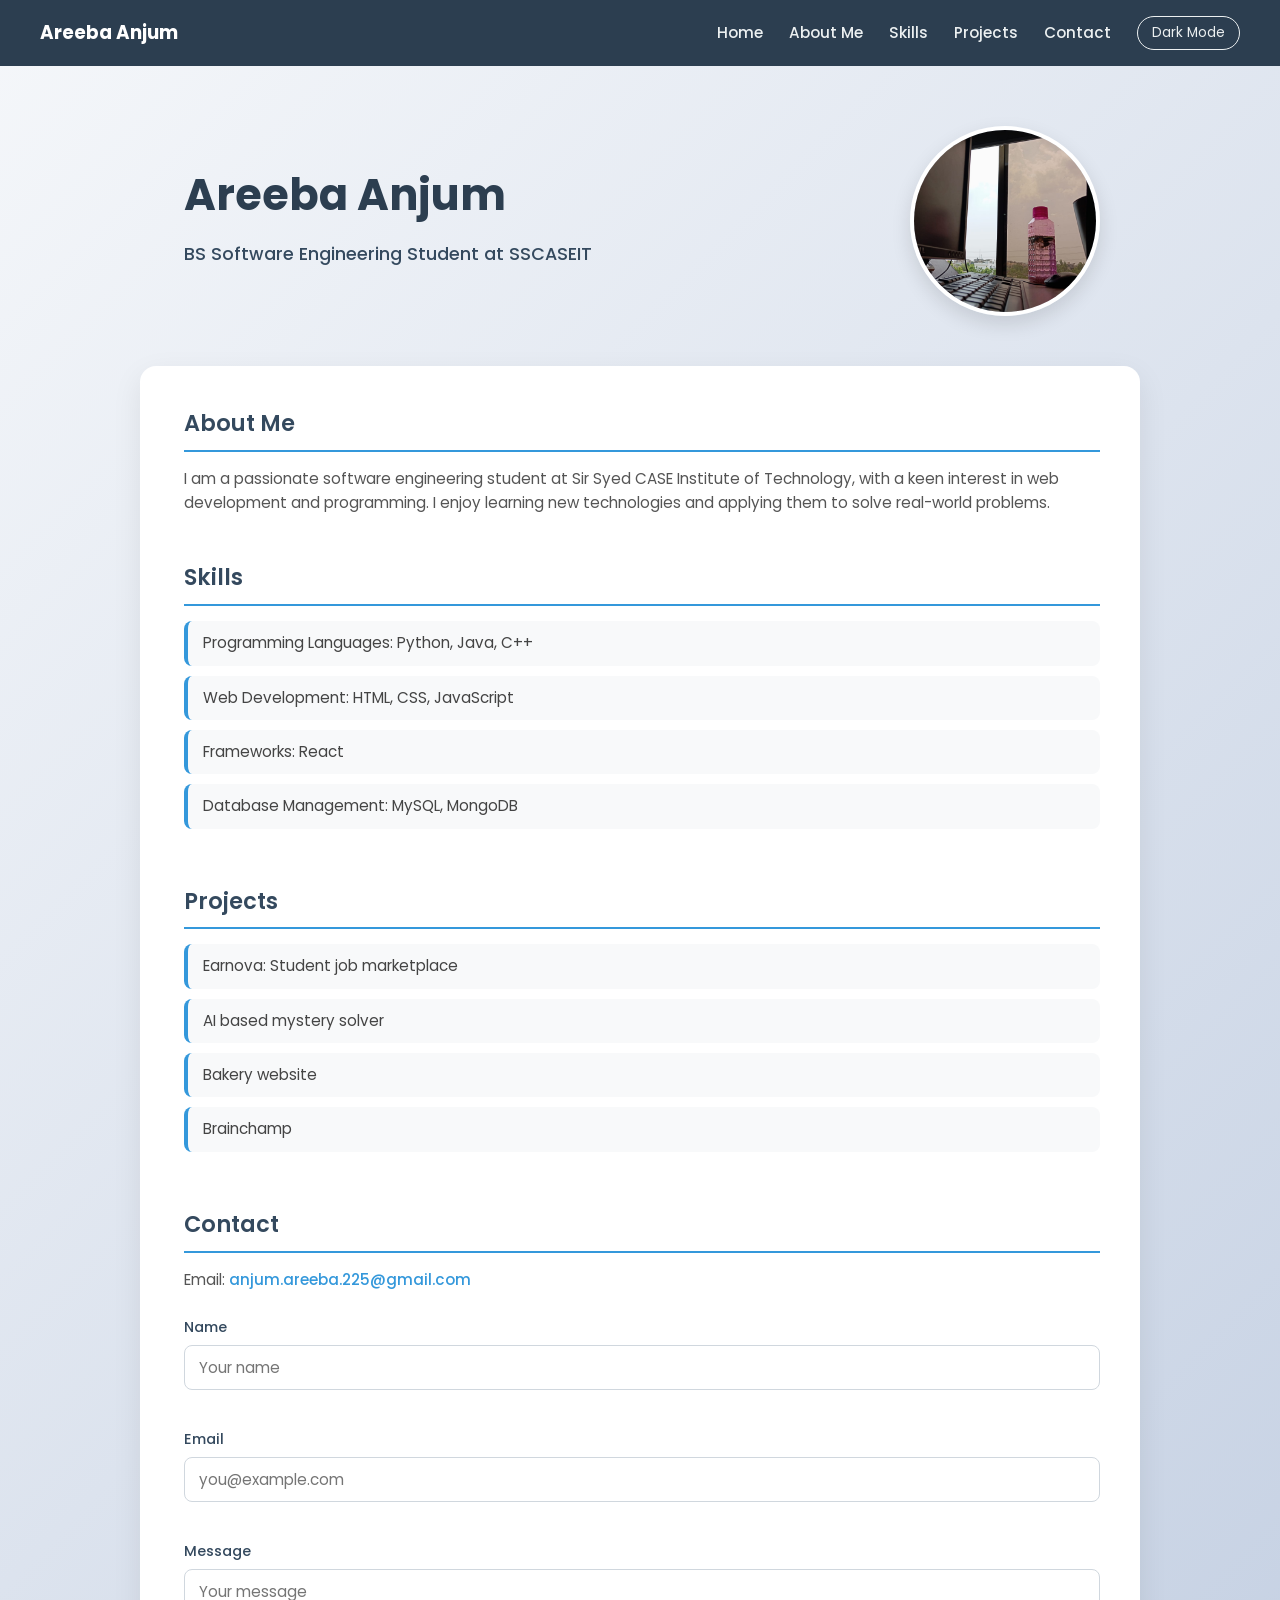
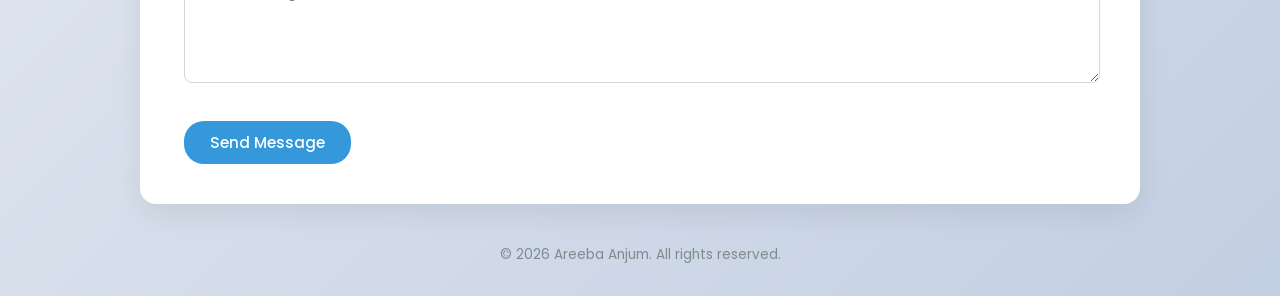
<file: index.html>
<!DOCTYPE html>
<html>
    <head>
        <meta charset="UTF-8">
        <meta name="viewport" content="width=device-width, initial-scale=1.0">
        <title>About Me</title>
        <link rel="stylesheet" href="about-me.css">
    </head>

    <body>
        <nav>
            <p class="logo">Areeba Anjum</p>
            <div class="nav-right">
                <ul class="nav-links">
                    <li><a href="#home">Home</a></li>
                    <li><a href="#about">About Me</a></li>
                    <li><a href="#skills">Skills</a></li>
                    <li><a href="#projects">Projects</a></li>
                    <li><a href="#contact">Contact</a></li>
                </ul>
                <button id="theme-toggle" class="theme-toggle-btn">Dark Mode</button>
            </div>
        </nav>

        <section id="home" class="hero">
            <div class="header-text">
                <h1>Areeba Anjum</h1>
                <p class="subtitle">BS Software Engineering Student at SSCASEIT</p>
            </div>
            <img src="profile-picture.jpeg" alt="Areeba Anjum" width="200" class="profile-img">
        </section>
        
        <div class="container">
            <section id="about">
                <h2>About Me</h2>
                <p>I am a passionate software engineering student at Sir Syed CASE Institute of Technology, with a keen interest in web development and programming. I enjoy learning new technologies and applying them to solve real-world problems.</p>
            </section>

            <section id="skills">
                <h2>Skills</h2>
                <ul>
                    <li>Programming Languages: Python, Java, C++</li>
                    <li>Web Development: HTML, CSS, JavaScript</li>
                    <li>Frameworks: React</li>
                    <li>Database Management: MySQL, MongoDB</li>
                </ul>
            </section>

            <section id="projects">
                <h2>Projects</h2>
                <ul>
                    <li>Earnova: Student job marketplace</li>
                    <li>AI based mystery solver</li>
                    <li>Bakery website</li>
                    <li>Brainchamp</li>
                </ul>
            </section>

            <section id="contact">
                <h2>Contact</h2>
                <p>Email: <a href="mailto:anjum.areeba.225@gmail.com">anjum.areeba.225@gmail.com</a></p>
                <form id="contactForm">
                    <div class="form-group">
                        <label for="nameInput">Name</label>
                        <input type="text" id="nameInput" name="name" placeholder="Your name">
                        <span class="error-msg" id="nameError"></span>
                    </div>

                    <div class="form-group">
                        <label for="emailInput">Email</label>
                        <input type="text" id="emailInput" name="email" placeholder="you@example.com">
                        <span class="error-msg" id="emailError"></span>
                    </div>

                    <div class="form-group">
                        <label for="messageInput">Message</label>
                        <textarea id="messageInput" name="message" rows="4" placeholder="Your message"></textarea>
                        <span class="error-msg" id="messageError"></span>
                    </div>

                    <button type="submit" class="submit-btn">Send Message</button>
                    <p class="success-msg" id="formSuccess">Message sent successfully!</p>
                </form>
            </section>
        </div>

        <footer>
            <p>&copy; 2026 Areeba Anjum. All rights reserved.</p>
        </footer>

        <script>
            //Theme toggle functionality
            const themeToggleBtn = document.getElementById('theme-toggle');
            const body = document.body;

            themeToggleBtn.addEventListener('click', () => {
                body.classList.toggle('dark-mode');
                if (body.classList.contains('dark-mode')) {
                    themeToggleBtn.textContent = 'Light Mode';
                } else {
                    themeToggleBtn.textContent = 'Dark Mode';
                }
            });


            // Form validation
            const contactForm = document.getElementById("contactForm");
            const nameInput = document.getElementById("nameInput");
            const emailInput = document.getElementById("emailInput");
            const messageInput = document.getElementById("messageInput");
            const nameError = document.getElementById("nameError");
            const emailError = document.getElementById("emailError");
            const messageError = document.getElementById("messageError");
            const formSuccess = document.getElementById("formSuccess");

            const emailPattern = /^[^\s@]+@[^\s@]+\.[^\s@]+$/;

            contactForm.addEventListener("submit", (e) => {
                e.preventDefault();

                let isValid = true;
                formSuccess.classList.remove("show");

                // Name validation
                if (nameInput.value.trim() === "") {
                    nameError.textContent = "Name is required.";
                    nameInput.classList.add("invalid");
                    isValid = false;
                } else {
                    nameError.textContent = "";
                    nameInput.classList.remove("invalid");
                }

                // Email validation
                if (emailInput.value.trim() === "") {
                    emailError.textContent = "Email is required.";
                    emailInput.classList.add("invalid");
                    isValid = false;
                } else if (!emailPattern.test(emailInput.value.trim())) {
                    emailError.textContent = "Please enter a valid email address.";
                    emailInput.classList.add("invalid");
                    isValid = false;
                } else {
                    emailError.textContent = "";
                    emailInput.classList.remove("invalid");
                }

                // Message validation
                if (messageInput.value.trim() === "") {
                    messageError.textContent = "Message is required.";
                    messageInput.classList.add("invalid");
                    isValid = false;
                } else {
                    messageError.textContent = "";
                    messageInput.classList.remove("invalid");
                }

                if (isValid) {
                    formSuccess.classList.add("show");
                    contactForm.reset();
                }
            });
        </script>
    </body>
</html>
</file>
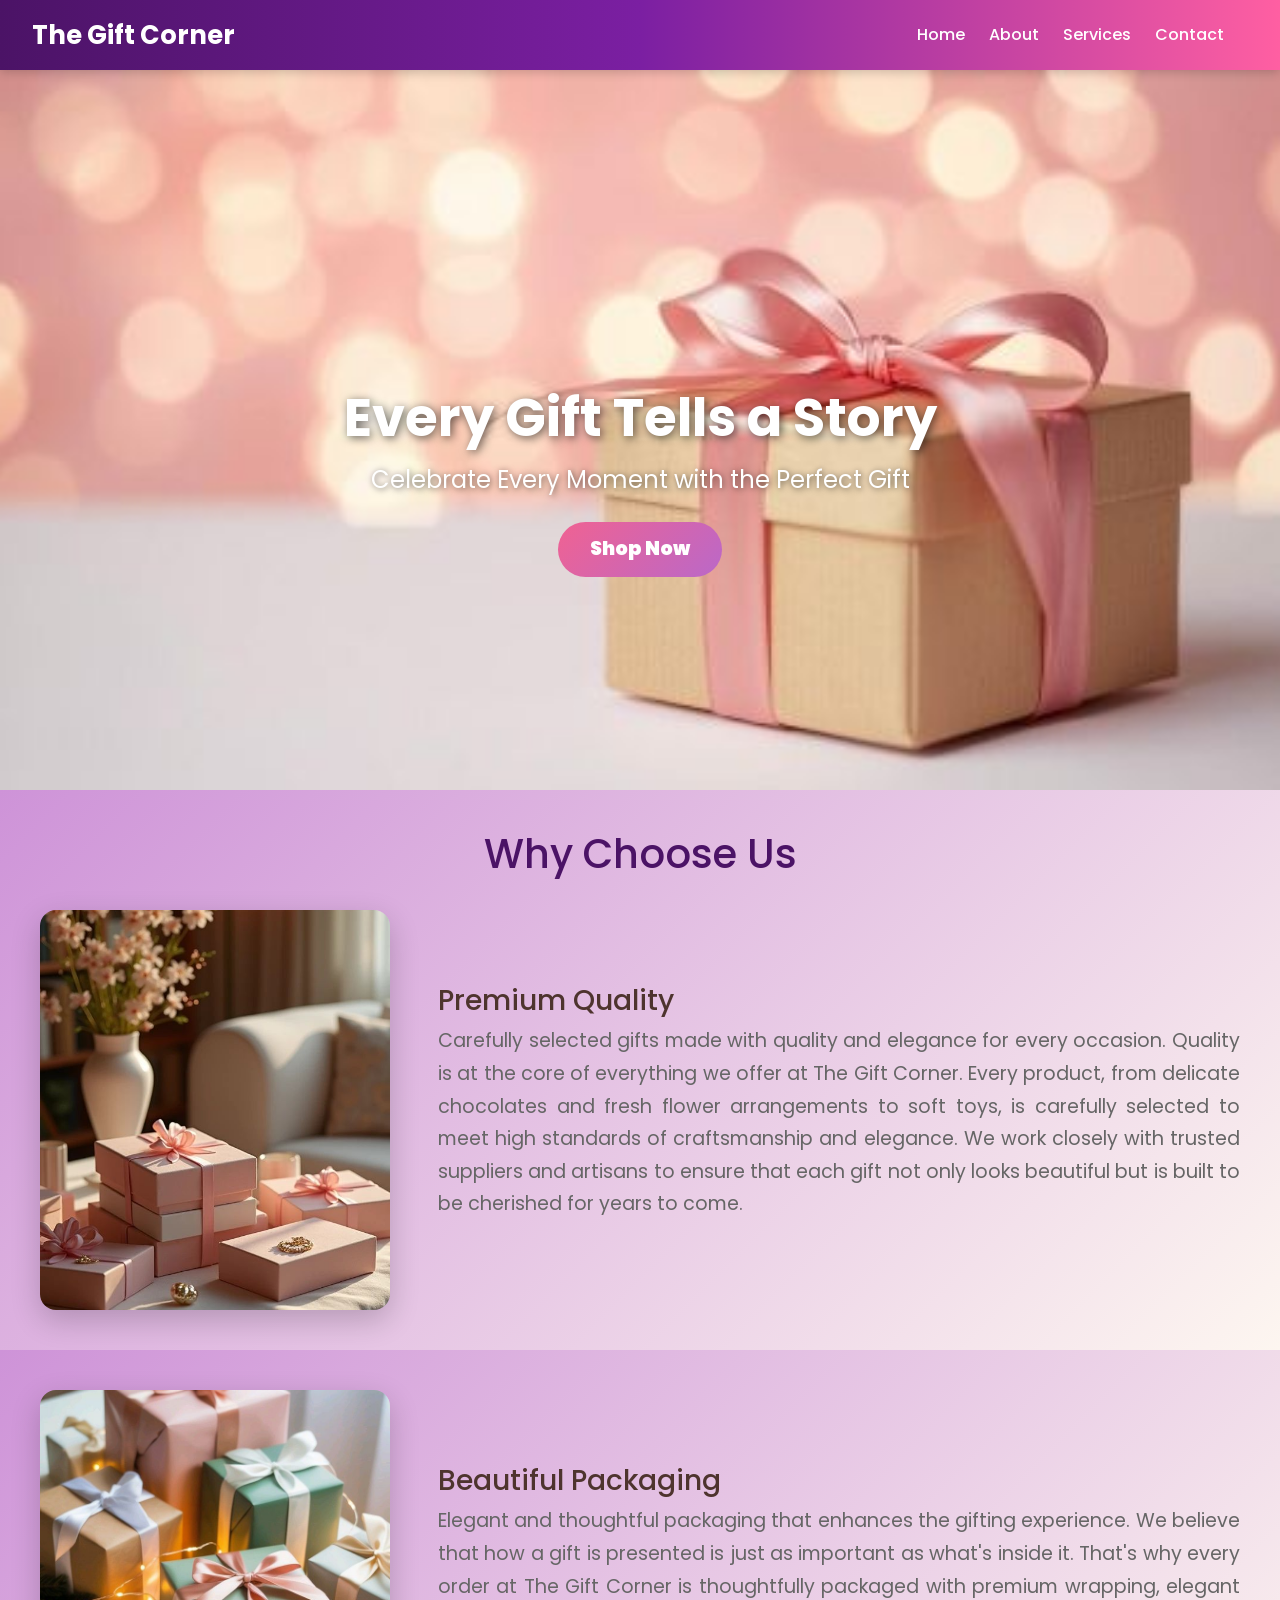
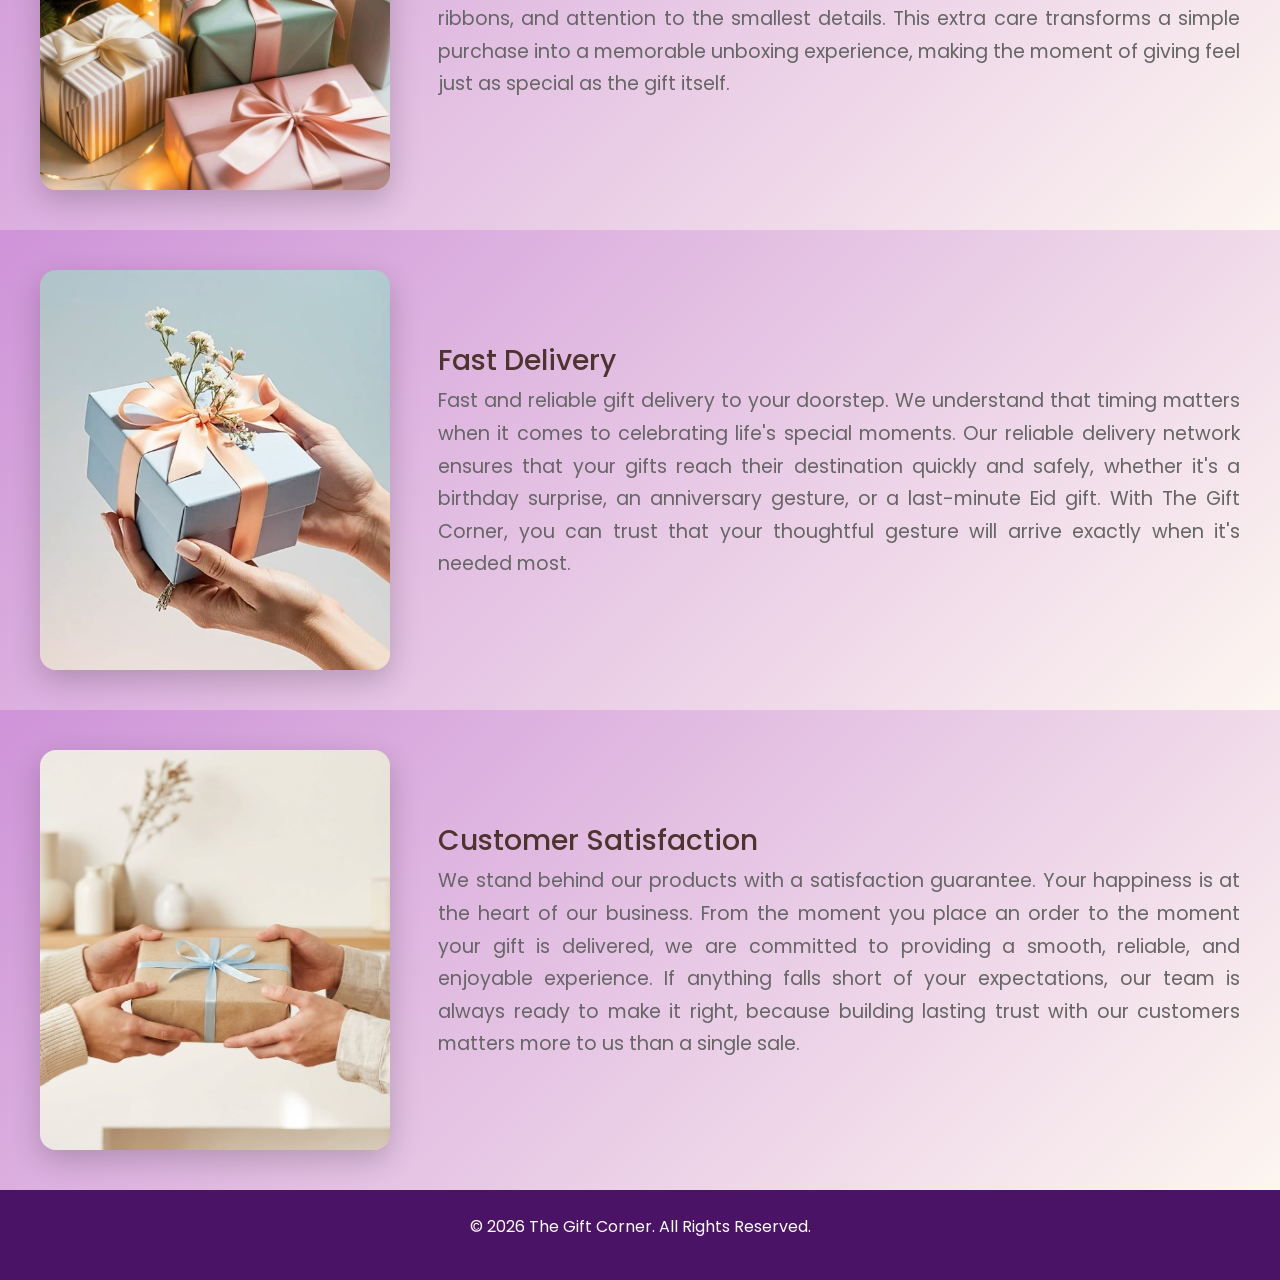
<file: task7/index.html>
<!DOCTYPE html>
<html lang="en">
<head>
<meta charset="UTF-8">
<meta name="viewport" content="width=device-width, initial-scale=1.0">
<title>The Gift Corner</title>
<link rel="icon" href="favicon.ico">
<link href="https://fonts.googleapis.com/css2?family=Poppins:wght@300;400;600&display=swap" rel="stylesheet">
<link href="https://cdn.jsdelivr.net/npm/bootstrap@5.3.2/dist/css/bootstrap.min.css" rel="stylesheet">
<link rel="stylesheet" href="giftshop.css">
</head>
<body>

<!-- Navbar -->
<div class="navbar">
  <div class="logo">The Gift Corner</div>
  <a href="index.html">Home</a>
  <a href="about.html">About</a>
  <a href="services.html">Services</a>
  <a href="contact.html">Contact</a>
</div>

<!-- HERO SECTION -->
<section class="hero-banner" style="background-image: url('hero-img.jpg');">
  <div class="hero-content">
    <h1>Every Gift Tells a Story</h1>
    <p>Celebrate Every Moment with the Perfect Gift</p>
    <button onclick="window.location.href='services.html'">Shop Now</button>
  </div>
</section>

<!-- WHY CHOOSE US -->
    <section class="about-section feature-block">
        <h2>Why Choose Us</h2>
        <div class="about-flex">
            <img src="premium-quality.jpg" alt="Premium Quality" class="about-image">
                <div class="about-text">
                    <h3>Premium Quality</h3>
                    <p class="card-description">Carefully selected gifts made with quality and elegance for every occasion. Quality is at the core of everything we offer at The Gift Corner. Every product, from delicate chocolates and fresh flower arrangements to soft toys, is carefully selected to meet high standards of craftsmanship and elegance. We work closely with trusted suppliers and artisans to ensure that each gift not only looks beautiful but is built to be cherished for years to come.</p>
                </div>
        </div>
    </section>

       <section class="about-section feature-block">
            <div class="about-flex">
                <img src="wrapping.jpg" alt="Beautiful Packaging" class="about-image">
                    <div class="about-text">
                        <h3>Beautiful Packaging</h3>
                        <p class="card-description">Elegant and thoughtful packaging that enhances the gifting experience. We believe that how a gift is presented is just as important as what's inside it. That's why every order at The Gift Corner is thoughtfully packaged with premium wrapping, elegant ribbons, and attention to the smallest details. This extra care transforms a simple purchase into a memorable unboxing experience, making the moment of giving feel just as special as the gift itself.</p>
                    </div>
            </div>
        </section>

        <section class="about-section feature-block">
            <div class="about-flex">
                <img src="gift-delivery.jpg" alt="Fast Delivery" class="about-image">
                    <div class="about-text">
                        <h3>Fast Delivery</h3>
                        <p class="card-description">Fast and reliable gift delivery to your doorstep. We understand that timing matters when it comes to celebrating life's special moments. Our reliable delivery network ensures that your gifts reach their destination quickly and safely, whether it's a birthday surprise, an anniversary gesture, or a last-minute Eid gift. With The Gift Corner, you can trust that your thoughtful gesture will arrive exactly when it's needed most.</p>
                    </div>
            </div>
        </section>

        <section class="about-section feature-block">
            <div class="about-flex">
                <img src="satisfaction.jpg" alt="Customer Satisfaction" class="about-image">
                    <div class="about-text">
                        <h3>Customer Satisfaction</h3>
                        <p class="card-description">We stand behind our products with a satisfaction guarantee. Your happiness is at the heart of our business. From the moment you place an order to the moment your gift is delivered, we are committed to providing a smooth, reliable, and enjoyable experience. If anything falls short of your expectations, our team is always ready to make it right, because building lasting trust with our customers matters more to us than a single sale.</p>
                    </div>
            </div>
        </section>

<!-- FOOTER -->
<footer>
      <p style="text-align: center;">&copy; 2026 The Gift Corner. All Rights Reserved.</p>
</footer>

</body>
</html>
</file>
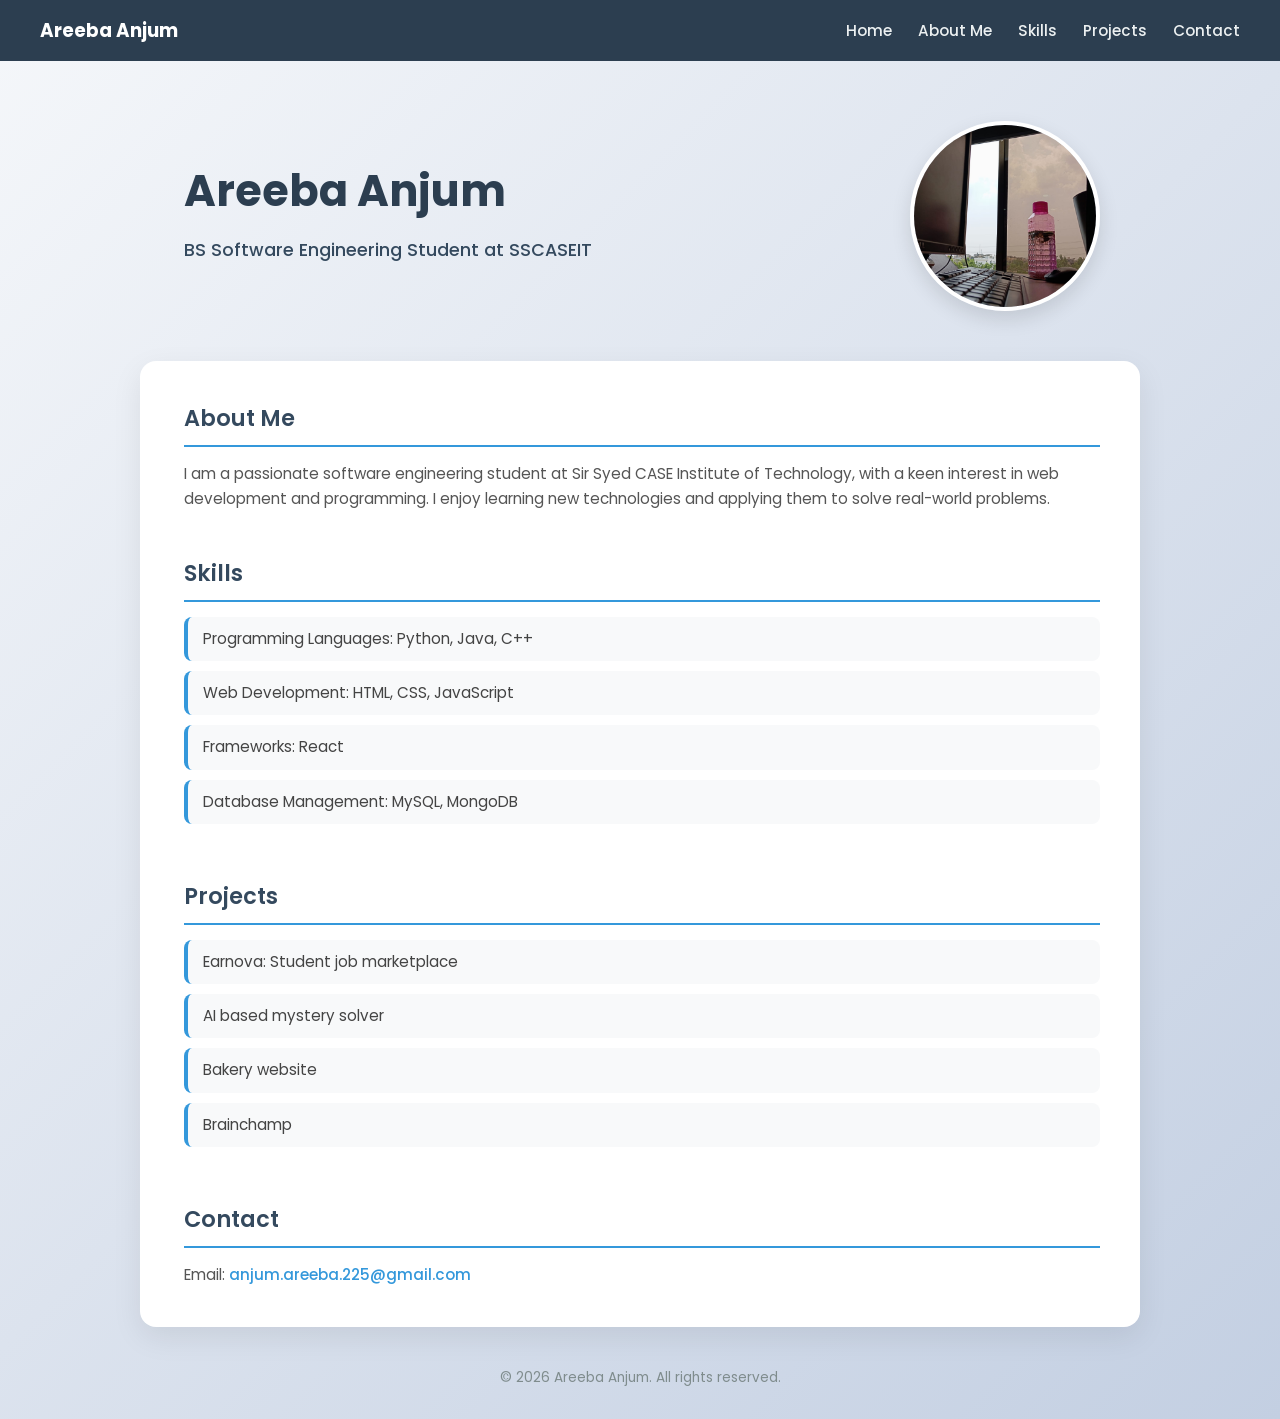
<file: about-me.html>
<!DOCTYPE html>
<html>
    <head>
        <meta charset="UTF-8">
        <meta name="viewport" content="width=device-width, initial-scale=1.0">
        <title>About Me</title>
        <link rel="stylesheet" href="about-me.css">
    </head>

    <body>
        <nav>
            <p class="logo">Areeba Anjum</p>
            <ul class="nav-links">
                <li><a href="#home">Home</a></li>
                <li><a href="#about">About Me</a></li>
                <li><a href="#skills">Skills</a></li>
                <li><a href="#projects">Projects</a></li>
                <li><a href="#contact">Contact</a></li>
            </ul>
        </nav>

        <section id="home" class="hero">
            <div class="header-text">
                <h1>Areeba Anjum</h1>
                <p class="subtitle">BS Software Engineering Student at SSCASEIT</p>
            </div>
            <img src="profile-picture.jpeg" alt="Areeba Anjum" width="200" class="profile-img">
        </section>
        
        <div class="container">
            <section id="about">
                <h2>About Me</h2>
                <p>I am a passionate software engineering student at Sir Syed CASE Institute of Technology, with a keen interest in web development and programming. I enjoy learning new technologies and applying them to solve real-world problems.</p>
            </section>

            <section id="skills">
                <h2>Skills</h2>
                <ul>
                    <li>Programming Languages: Python, Java, C++</li>
                    <li>Web Development: HTML, CSS, JavaScript</li>
                    <li>Frameworks: React</li>
                    <li>Database Management: MySQL, MongoDB</li>
                </ul>
            </section>

            <section id="projects">
                <h2>Projects</h2>
                <ul>
                    <li>Earnova: Student job marketplace</li>
                    <li>AI based mystery solver</li>
                    <li>Bakery website</li>
                    <li>Brainchamp</li>
                </ul>
            </section>

            <section id="contact">
                <h2>Contact</h2>
                <p>Email: <a href="mailto:anjum.areeba.225@gmail.com">anjum.areeba.225@gmail.com</a></p>
            </section>
        </div>

        <footer>
            <p>&copy; 2026 Areeba Anjum. All rights reserved.</p>
        </footer>
    </body>
</html>
</file>
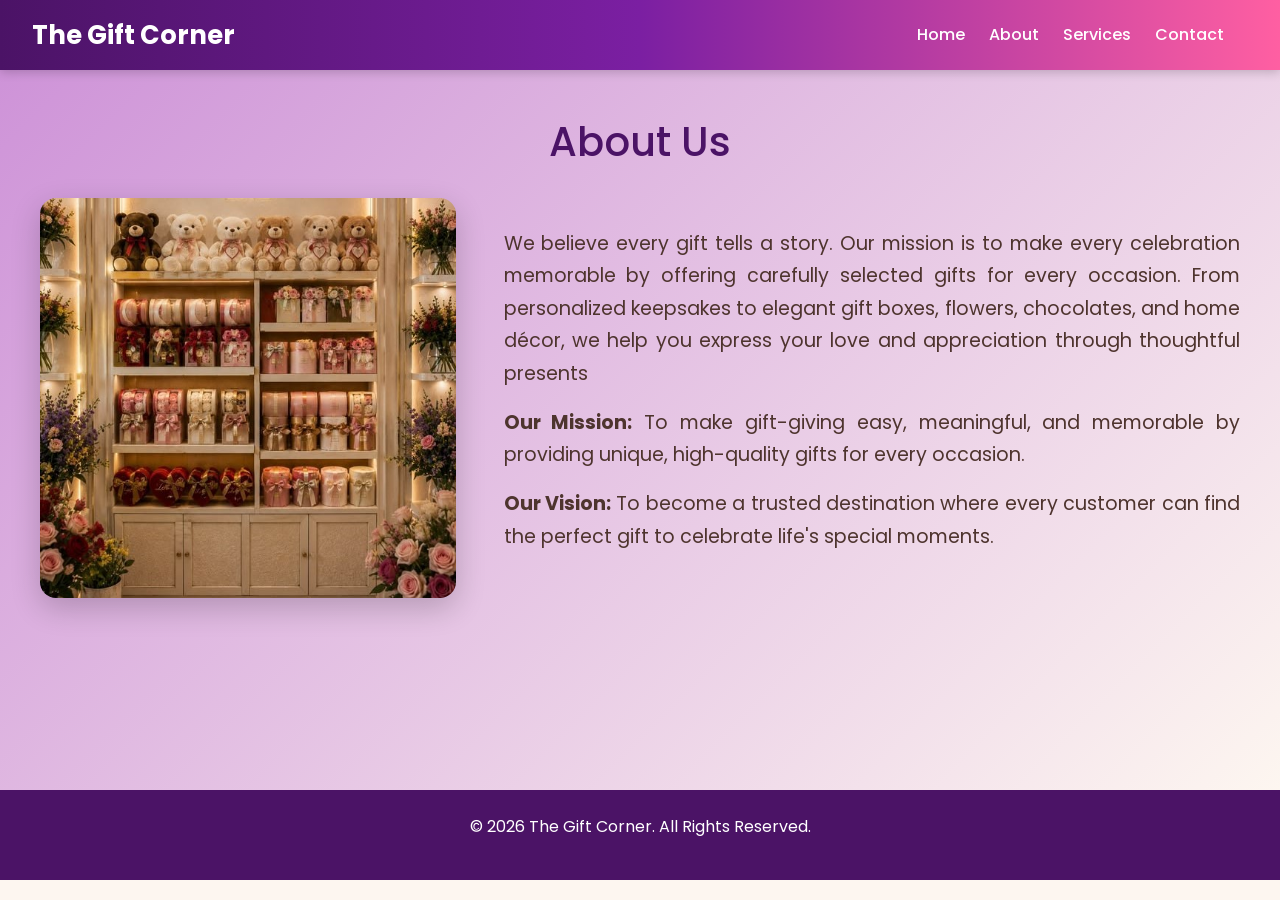
<file: task7/about.html>
<!DOCTYPE html>
<html lang="en">
<head>
<meta charset="UTF-8">
<meta name="viewport" content="width=device-width, initial-scale=1.0">
<title>The Gift Corner</title>
<link rel="icon" href="favicon.ico">
<link href="https://fonts.googleapis.com/css2?family=Poppins:wght@300;400;600&display=swap" rel="stylesheet">
<link href="https://cdn.jsdelivr.net/npm/bootstrap@5.3.2/dist/css/bootstrap.min.css" rel="stylesheet">
<link rel="stylesheet" href="giftshop.css">
</head>
<body>
    <!-- Navbar -->
  <div class="navbar">
    <div class="logo">The Gift Corner</div>
    <a href="index.html">Home</a>
    <a href="about.html">About</a>
    <a href="services.html">Services</a>
    <a href="contact.html">Contact</a>
  </div>

<!-- ABOUT SECTION -->
<section class="about-section" id="about">
  <h2>About Us</h2>
  <div class="about-flex">
    <img src="giftshop-interior.jpg" alt="Our Gift Shop" class="about-image">

    <div class="about-text">
      <p>We believe every gift tells a story. Our mission is to make every celebration memorable by offering carefully selected gifts for every occasion. From personalized keepsakes to elegant gift boxes, flowers, chocolates, and home décor, we help you express your love and appreciation through thoughtful presents</p>
      <p><strong>Our Mission:</strong> To make gift-giving easy, meaningful, and memorable by providing unique, high-quality gifts for every occasion.</p>
      <p><strong>Our Vision:</strong> To become a trusted destination where every customer can find the perfect gift to celebrate life's special moments.</p>
    </div>
  </div>
</section>

<!-- FOOTER -->
<footer>
      <p style="text-align: center;">&copy; 2026 The Gift Corner. All Rights Reserved.</p>
</footer>
</body>
</file>
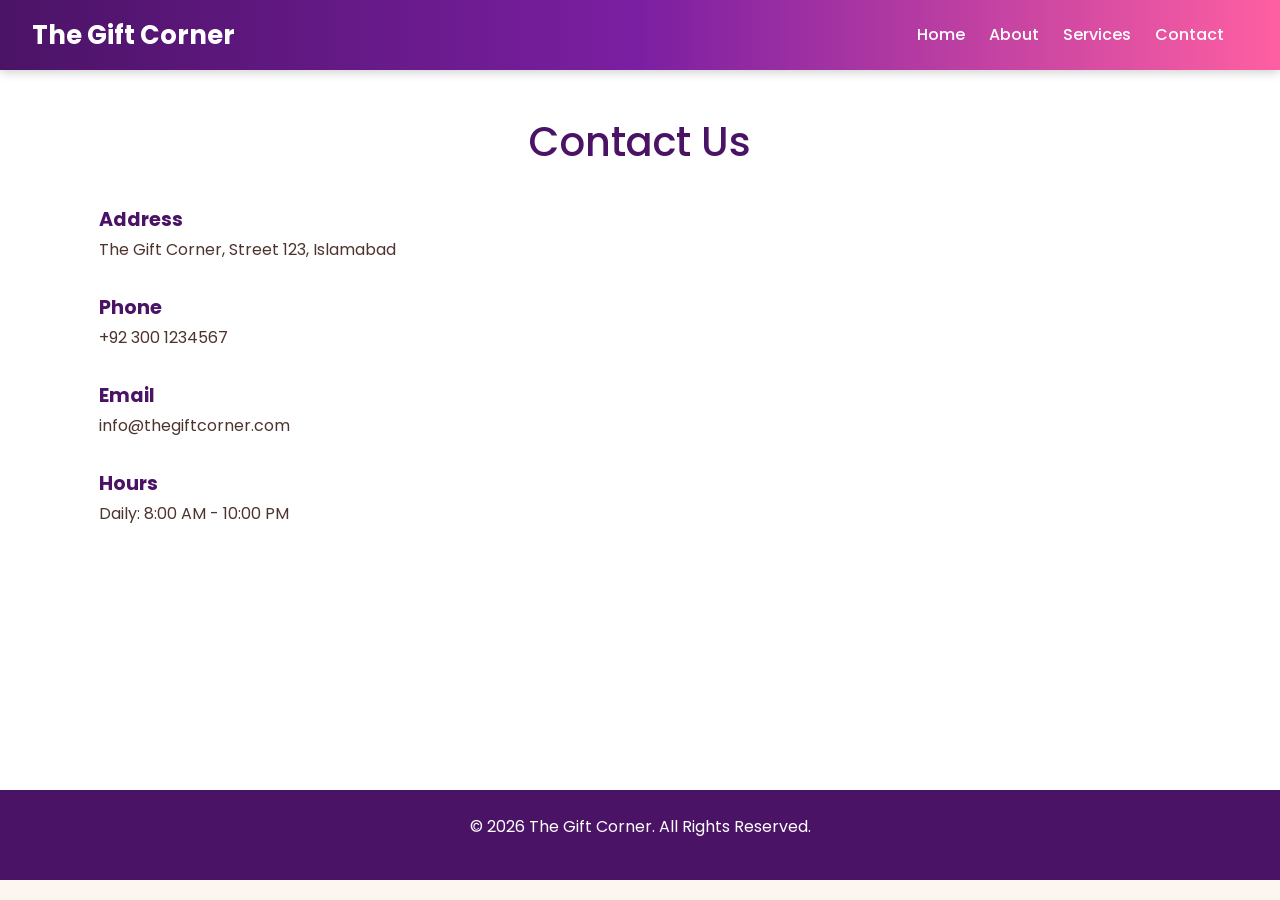
<file: task7/contact.html>
<!DOCTYPE html>
<html lang="en">
<head>
<meta charset="UTF-8">
<meta name="viewport" content="width=device-width, initial-scale=1.0">
<title>The Gift Corner</title>
<link rel="icon" href="favicon.ico">
<link href="https://fonts.googleapis.com/css2?family=Poppins:wght@300;400;600&display=swap" rel="stylesheet">
<link href="https://cdn.jsdelivr.net/npm/bootstrap@5.3.2/dist/css/bootstrap.min.css" rel="stylesheet">
<link rel="stylesheet" href="giftshop.css">
</head>
<body>
    <!-- Navbar -->
<div class="navbar">
  <div class="logo">The Gift Corner</div>
  <a href="index.html">Home</a>
  <a href="about.html">About</a>
  <a href="services.html">Services</a>
  <a href="contact.html">Contact</a>
</div>

<!-- .......Contact Section...... -->
<section class="contact-section" id="contact">
  <div class="contact-container">
    <h2>Contact Us</h2>
    <div class="contact-flex">
      <div class="contact-info">
        <div class="contact-item">
          <i class="fas fa-map-marker-alt"></i>
          <div>
            <strong>Address</strong>
            <p>The Gift Corner, Street 123, Islamabad</p>
          </div>
        </div>
        <div class="contact-item">
          <i class="fas fa-phone"></i>
          <div>
            <strong>Phone</strong>
            <p>+92 300 1234567</p>
          </div>
        </div>
        <div class="contact-item">
          <i class="fas fa-envelope"></i>
          <div>
            <strong>Email</strong>
            <p>info@thegiftcorner.com</p>
          </div>
        </div>
        <div class="contact-item">
          <i class="fas fa-clock"></i>
          <div>
            <strong>Hours</strong>
            <p>Daily: 8:00 AM - 10:00 PM</p>
          </div>
        </div>
      </div>
      <div class="contact-map">
        <iframe src="https://www.google.com/maps/embed?pb=!1m18!1m12!1m3!1d3320.1753001080715!2d72.82668121164717!3d33.67852477318855!2m3!1f0!2f0!3f0!3m2!1i1024!2i768!4f13.1!3m3!1m2!1s0x38dfa247ec222ff5%3A0x6deba14c281aab8c!2sSt%2033%2C%20Block%20C%20Multi%20Gardens%20B-17%2C%20Islamabad%2C%20Pakistan!5e0!3m2!1sen!2s!4v1767438490935!5m2!1sen!2s" 
        width="100%" 
        height="250" 
        style="border:0;border-radius:12px;" 
        allowfullscreen="" 
        loading="lazy"></iframe>
      </div>
    </div>
  </div>
</section>

<!-- FOOTER -->
<footer>
      <p style="text-align: center;">&copy; 2026 The Gift Corner. All Rights Reserved.</p>
</footer>
</body>
</file>
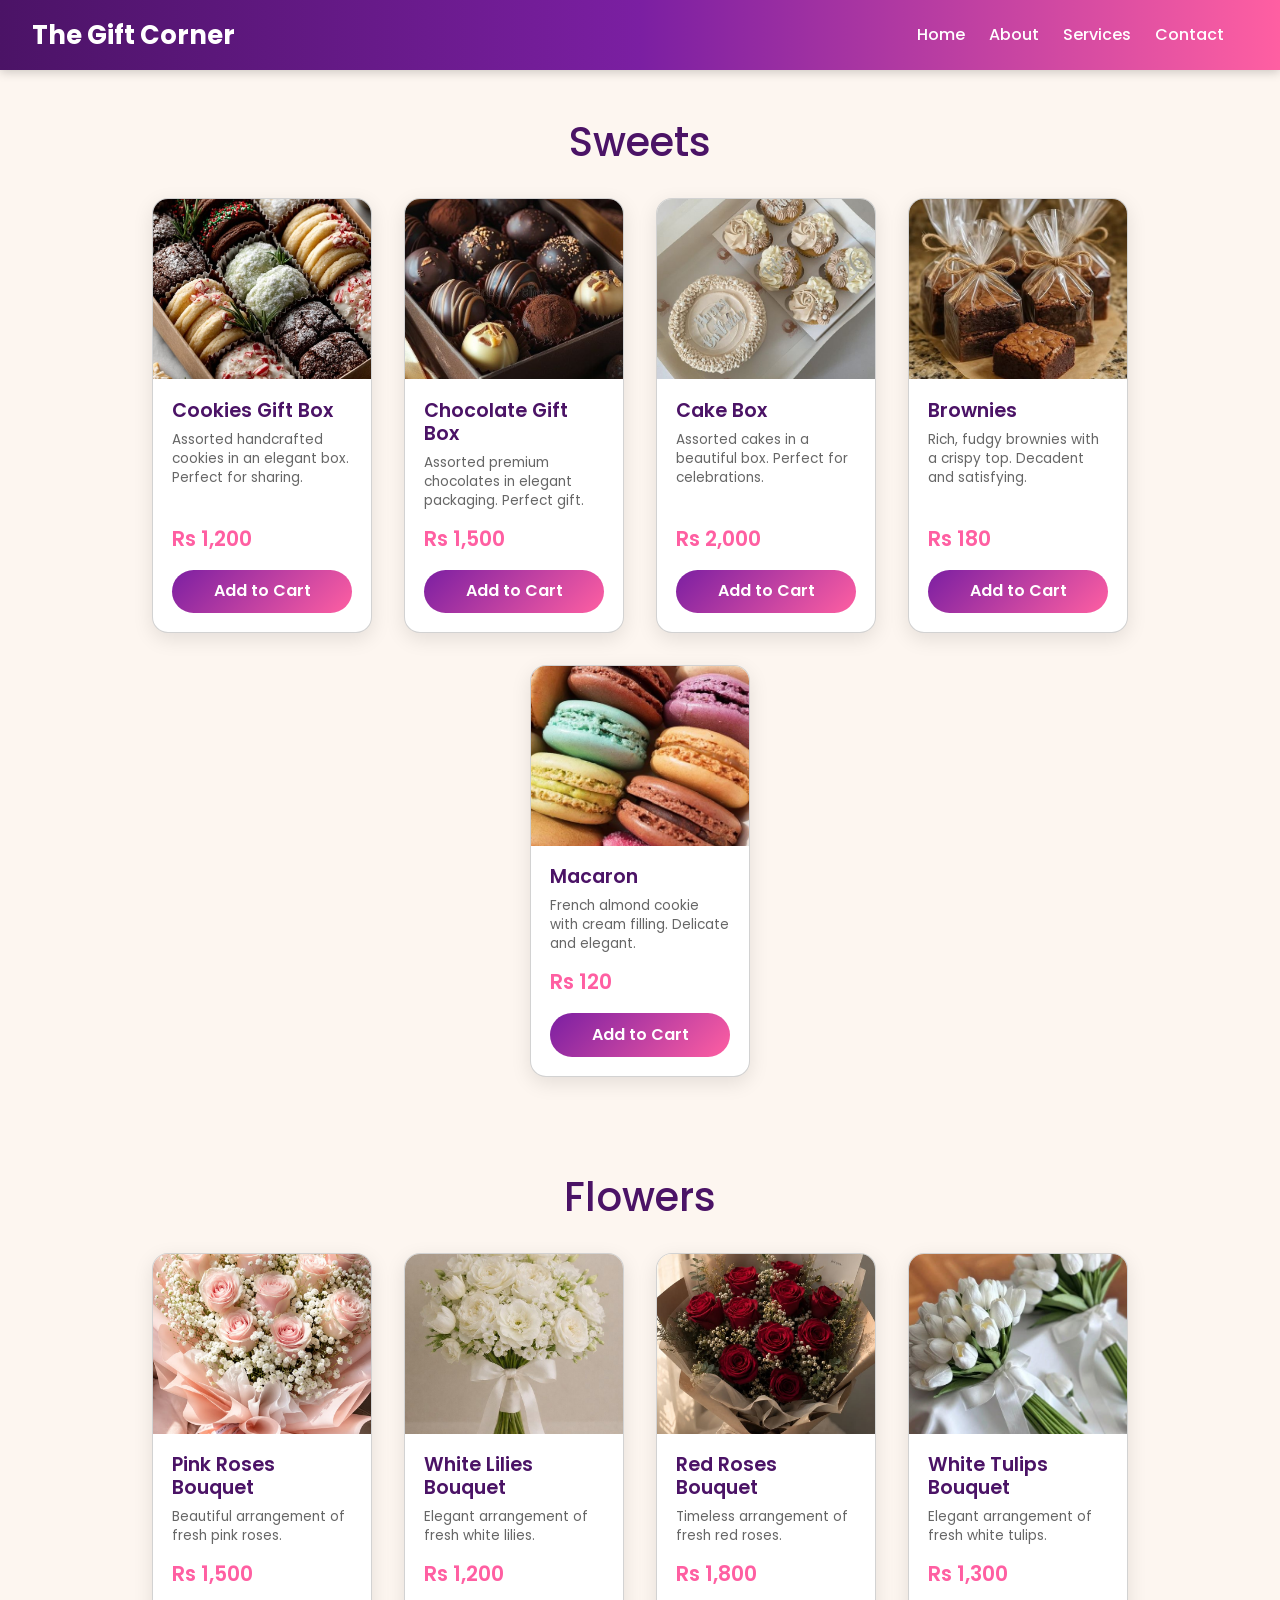
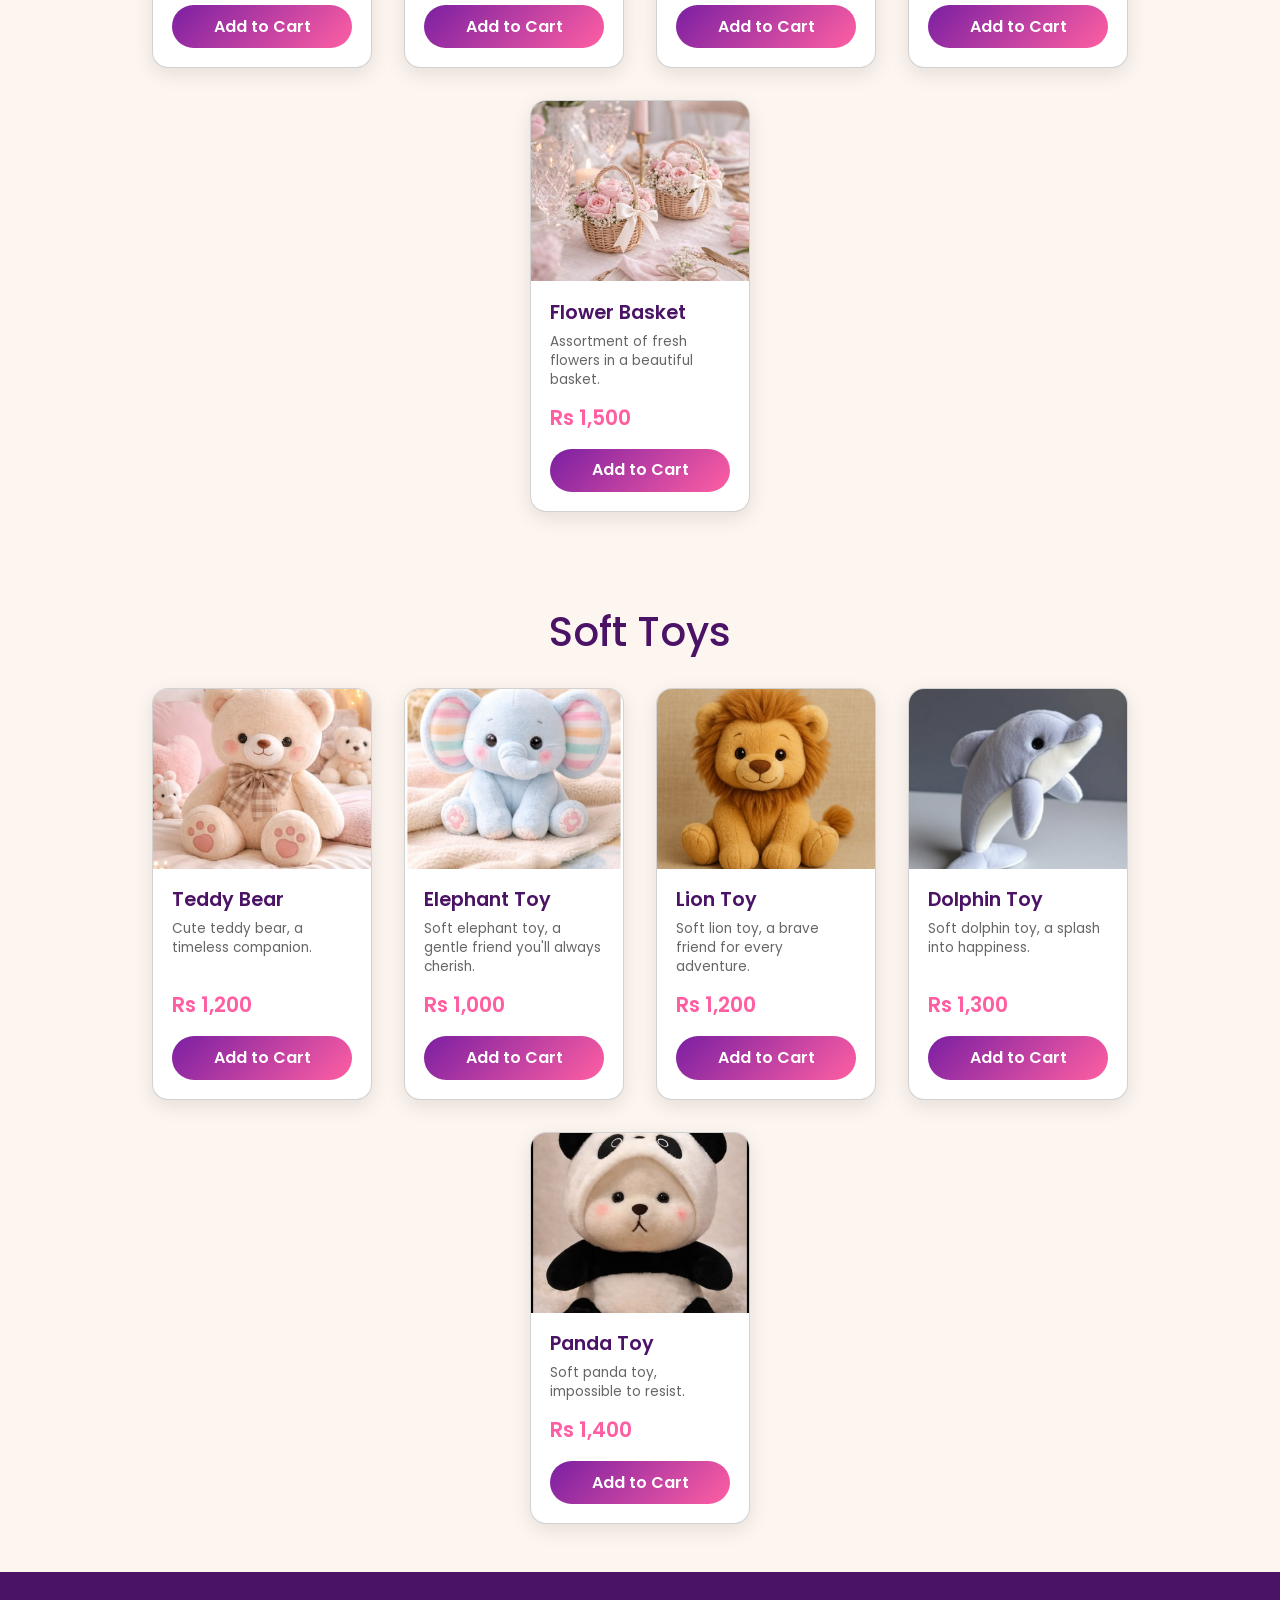
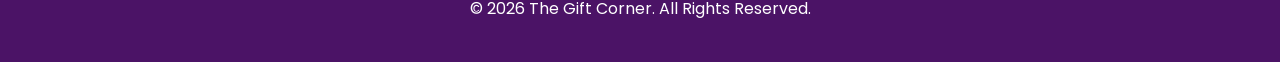
<file: task7/services.html>
<!DOCTYPE html>
<html lang="en">
<head>
<meta charset="UTF-8">
<meta name="viewport" content="width=device-width, initial-scale=1.0">
<title>The Gift Corner</title>
<link rel="icon" href="favicon.ico">
<link href="https://fonts.googleapis.com/css2?family=Poppins:wght@300;400;600&display=swap" rel="stylesheet">
<link href="https://cdn.jsdelivr.net/npm/bootstrap@5.3.2/dist/css/bootstrap.min.css" rel="stylesheet">
<link rel="stylesheet" href="giftshop.css">
</head>
<body>
    <!-- Navbar -->
<div class="navbar">
  <div class="logo">The Gift Corner</div>
  <a href="index.html">Home</a>
  <a href="about.html">About</a>
  <a href="services.html">Services</a>
  <a href="contact.html">Contact</a>
</div>

<!-- Services/Products -->
<section id="sweets" class="options">
  <h2>Sweets</h2>
  <div class="flex">
    <div class="card">
      <div class="image-box">
        <img src="Cookies gift box.jpg" alt="Cookies Gift Box">
      </div>
      <div class="card-content">
        <h3>Cookies Gift Box</h3>
        <p class="card-description">Assorted handcrafted cookies in an elegant box. Perfect for sharing.</p>
        <p class="card-price">Rs 1,200</p>
        <button>Add to Cart</button>
      </div>
    </div>

    <div class="card">
      <div class="image-box">
        <img src="Chocolate gift box.jpg" alt="Chocolate Gift Box">
      </div>
      <div class="card-content">
        <h3>Chocolate Gift Box</h3>
        <p class="card-description">Assorted premium chocolates in elegant packaging. Perfect gift.</p>
        <p class="card-price">Rs 1,500</p>
        <button>Add to Cart</button>
      </div>
    </div>

    <div class="card">
      <div class="image-box">
        <img src="Cake box.jpg" alt="Cake Box">
      </div>
      <div class="card-content">
        <h3>Cake Box</h3>
        <p class="card-description">Assorted cakes in a beautiful box. Perfect for celebrations.</p>
        <p class="card-price">Rs 2,000</p>
        <button>Add to Cart</button>
      </div>
    </div>

    <div class="card">
      <div class="image-box">
        <img src="Brownies.jpg" alt="Brownies">
      </div>
      <div class="card-content">
        <h3>Brownies</h3>
        <p class="card-description">Rich, fudgy brownies with a crispy top. Decadent and satisfying.</p>
        <p class="card-price">Rs 180</p>
        <button>Add to Cart</button>
      </div>
    </div>

    <div class="card">
      <div class="image-box">
        <img src="Macaron.jpg" alt="Macaron">
      </div>
      <div class="card-content">
        <h3>Macaron</h3>
        <p class="card-description">French almond cookie with cream filling. Delicate and elegant.</p>
        <p class="card-price">Rs 120</p>
        <button>Add to Cart</button>
      </div>
    </div>
  </div>
</section>

<section id="flowers" class="options">
  <h2>Flowers</h2>
  <div class="flex">
    <div class="card">
      <div class="image-box">
        <img src="bouquet1.jpg" alt="Pink Roses Bouquet">
      </div>
      <div class="card-content">
        <h3>Pink Roses Bouquet</h3>
        <p class="card-description">Beautiful arrangement of fresh pink roses.</p>
        <p class="card-price">Rs 1,500</p>
        <button>Add to Cart</button>
      </div>
    </div>

    <div class="card">
      <div class="image-box">
        <img src="bouquet2.jpg" alt="White Lilies Bouquet">
      </div>
      <div class="card-content">
        <h3>White Lilies Bouquet</h3>
        <p class="card-description">Elegant arrangement of fresh white lilies.</p>
        <p class="card-price">Rs 1,200</p>
        <button>Add to Cart</button>
      </div>
    </div>

    <div class="card">
      <div class="image-box">
        <img src="bouquet3.jpg" alt="Red Roses Bouquet">
      </div>
      <div class="card-content">
        <h3>Red Roses Bouquet</h3>
        <p class="card-description">Timeless arrangement of fresh red roses.</p>
        <p class="card-price">Rs 1,800</p>
        <button>Add to Cart</button>
      </div>
    </div>

    <div class="card">
      <div class="image-box">
        <img src="bouquet4.jpg" alt="White Tulips Bouquet">
      </div>
      <div class="card-content">
        <h3>White Tulips Bouquet</h3>
        <p class="card-description">Elegant arrangement of fresh white tulips.</p>
        <p class="card-price">Rs 1,300</p>
        <button>Add to Cart</button>
      </div>
    </div>

    <div class="card">
      <div class="image-box">
        <img src="bouquet5.jpg" alt="Flower Basket">
      </div>
      <div class="card-content">
        <h3>Flower Basket</h3>
        <p class="card-description">Assortment of fresh flowers in a beautiful basket.</p>
        <p class="card-price">Rs 1,500</p>
        <button>Add to Cart</button>
      </div>
    </div>
  </div>
</section>

<section id="soft-toys" class="options">
  <h2>Soft Toys</h2>
  <div class="flex">
    <div class="card">
      <div class="image-box">
        <img src="teddy.jpg" alt="Teddy Bear">
      </div>
      <div class="card-content">
        <h3>Teddy Bear</h3>
        <p class="card-description">Cute teddy bear, a timeless companion.</p>
        <p class="card-price">Rs 1,200</p>
        <button>Add to Cart</button>
      </div>
    </div>

    <div class="card">
      <div class="image-box">
        <img src="elephant.jpg" alt="Elephant Toy">
      </div>
      <div class="card-content">
        <h3>Elephant Toy</h3>
        <p class="card-description">Soft elephant toy, a gentle friend you'll always cherish.</p>
        <p class="card-price">Rs 1,000</p>
        <button>Add to Cart</button>
      </div>
    </div>

    <div class="card">
      <div class="image-box">
        <img src="lion.jpg" alt="Lion Toy">
      </div>
      <div class="card-content">
        <h3>Lion Toy</h3>
        <p class="card-description">Soft lion toy, a brave friend for every adventure.</p>
        <p class="card-price">Rs 1,200</p>
        <button>Add to Cart</button>
      </div>
    </div>

    <div class="card">
      <div class="image-box">
        <img src="dolphin.jpg" alt="Dolphin Toy">
      </div>
      <div class="card-content">
        <h3>Dolphin Toy</h3>
        <p class="card-description">Soft dolphin toy, a splash into happiness.</p>
        <p class="card-price">Rs 1,300</p>
        <button>Add to Cart</button>
      </div>
    </div>

    <div class="card">
      <div class="image-box">
        <img src="panda.jpg" alt="Panda Toy">
      </div>
      <div class="card-content">
        <h3>Panda Toy</h3>
        <p class="card-description">Soft panda toy, impossible to resist.</p>
        <p class="card-price">Rs 1,400</p>
        <button>Add to Cart</button>
      </div>
    </div>
  </div>
</section>

<!-- FOOTER -->
<footer>
      <p style="text-align: center;">&copy; 2026 The Gift Corner. All Rights Reserved.</p>
</footer>
</body>
</file>
<file: about-me.css>
@import url('https://fonts.googleapis.com/css2?family=Poppins:wght@300;400;500;600;700&display=swap');

* {
    margin: 0;
    padding: 0;
    box-sizing: border-box;
}

html {
    scroll-behavior: smooth;
}

body {
    font-family: 'Poppins', sans-serif;
    background: linear-gradient(135deg, #f5f7fa 0%, #c3cfe2 100%);
    color: #333;
    line-height: 1.6;
    display: flex;
    flex-direction: column;
    align-items: center;
}

/* Navbar */
nav {
    width: 100%;
    background-color: #2c3e50;
    padding: 16px 40px;
    position: sticky;
    top: 0;
    z-index: 100;
    display: flex;
    flex-wrap: wrap;
    justify-content: space-between;
    align-items: center;
}

.logo {
    color: #ffffff;
    font-size: 1.15rem;
    font-weight: 700;
    text-decoration: none;
}

.nav-links {
    list-style: none;
    display: flex;
    gap: 26px;
}

.nav-right {
    display: flex;
    align-items: center;
    gap: 26px;
    flex-wrap: wrap;
}

.nav-links a {
    color: #ecf0f1;
    text-decoration: none;
    font-weight: 500;
    font-size: 0.95rem;
    transition: color 0.2s ease;
}

.nav-links a:hover {
    color: #3498db;
}

/* Hero Section */
.hero {
    width: 100%;
    max-width: 1000px;
    display: flex;
    justify-content: space-between;
    align-items: center;
    gap: 50px;
    flex-wrap: wrap;
    padding: 70px 40px 60px 40px;
    scroll-margin-top: 80px;
}

.header-text {
    max-width: 500px;
}

.header-text h1 {
    font-size: 2.7rem;
    color: #2c3e50;
    font-weight: 700;
    margin-bottom: 10px;
}

.subtitle {
    font-size: 1.1rem;
    color: #34495e;
    font-weight: 500;
    margin-bottom: 12px;
}

/* profile picture */
.profile-img {
    width: 190px;
    height: 190px;
    object-fit: cover;
    border-radius: 50%;
    border: 4px solid #ffffff;
    box-shadow: 0 8px 20px rgba(0, 0, 0, 0.12);
    transition: transform 0.3s ease;
    flex-shrink: 0;
}

.profile-img:hover {
    transform: scale(1.05);
}

/* main container */
.container {
    background: #ffffff;
    width: 100%;
    max-width: 1000px;
    padding: 40px;
    border-radius: 16px;
    box-shadow: 0 10px 30px rgba(0, 0, 0, 0.08);
    margin: 0 20px 40px 20px;
    display: flex;
    flex-direction: column;
    gap: 45px;
}

/* Sections */
section {
    scroll-margin-top: 90px;
    border-left: 4px solid transparent;
    border-radius: 8px;
    padding: 10px 16px;
    margin: -10px -16px;
    transition: transform 0.35s ease, box-shadow 0.35s ease, border-color 0.35s ease, background-color 0.35s ease;
}

/* Highlight the section when navbar link is clicked */
section:target {
    transform: scale(1.03);
    border-left: 4px solid #3498db;
    background-color: #f4faff;
    box-shadow: 0 10px 24px rgba(52, 152, 219, 0.18);
    animation: sectionPulse 0.6s ease;
}

section h2 {
    font-size: 1.4rem;
    color: #34495e;
    border-bottom: 2px solid #3498db;
    padding-bottom: 8px;
    margin-bottom: 15px;
    font-weight: 600;
}

section p {
    color: #555;
    font-size: 0.95rem;
}

/* Lists */
section ul {
    list-style-type: none;
    padding-left: 0;
}

section ul li {
    background: #f8f9fa;
    margin-bottom: 10px;
    padding: 10px 15px;
    border-radius: 8px;
    border-left: 4px solid #3498db;
    font-size: 0.95rem;
    color: #444;
    transition: background 0.2s ease, transform 0.2s ease;
}

section ul li:hover {
    background: #edf2f7;
    transform: translateX(5px);
}

/* Contact */
section a {
    color: #3498db;
    text-decoration: none;
    font-weight: 500;
    transition: color 0.2s ease;
}

section a:hover {
    color: #2980b9;
    text-decoration: underline;
}

/* Footer */
footer {
    text-align: center;
    color: #7f8c8d;
    font-size: 0.85rem;
    padding-bottom: 30px;
}

/* Toggle button for dark mode */
.theme-toggle-btn {
    background: transparent;
    color: #ecf0f1;
    border: 1px solid #ecf0f1;
    padding: 6px 14px;
    border-radius: 20px;
    font-family: 'Poppins', sans-serif;
    font-size: 0.85rem;
    cursor: pointer;
    transition: background 0.2s ease;
}

body.dark-mode {
    background: linear-gradient(135deg, #1a1a2e 0%, #16213e 100%);
    color: #e0e0e0;
}

body.dark-mode .header-text h1 {
    color: #ffffff;
}

body.dark-mode .subtitle {
    color: #b0b0c0;
}

body.dark-mode .container {
    background: #1f1f30;
    box-shadow: 0 10px 30px rgba(0, 0, 0, 0.4);
}

body.dark-mode section h2 {
    color: #ffffff;
    border-bottom-color: #4aa8e0;
}

body.dark-mode section p {
    color: #c0c0d0;
}

body.dark-mode section ul li {
    background: #2a2a40;
    color: #d0d0e0;
    border-left-color: #4aa8e0;
}

body.dark-mode footer {
    color: #a0a0b5;
}

/* for text visibility when a section is targeted in dark mode */
body.dark-mode section:target {
    background-color: #26314a;
    border-left-color: #4aa8e0;
    box-shadow: 0 10px 24px rgba(74, 168, 224, 0.25);
}

body.dark-mode section:target h2 {
    color: #ffffff;
}

body.dark-mode section:target p,
body.dark-mode section:target li {
    color: #d0d0e0;
}

/* Contact-dark mode */
body.dark-mode section a {
    color: #4aa8e0;
}

body.dark-mode section a:hover {
    color: #6cc0f5;
}

/* Contact Form Styles */
#contactForm {
    margin-top: 24px;
    display: flex;
    flex-direction: column;
    gap: 18px;
}

.form-group {
    display: flex;
    flex-direction: column;
    gap: 6px;
}

.form-group label {
    font-size: 0.9rem;
    font-weight: 500;
    color: #34495e;
}

.form-group input,
.form-group textarea {
    font-family: 'Poppins', sans-serif;
    font-size: 0.95rem;
    padding: 10px 14px;
    border: 1px solid #d0d7de;
    border-radius: 8px;
    outline: none;
    transition: border-color 0.2s ease;
    resize: vertical;
}

.form-group input:focus,
.form-group textarea:focus {
    border-color: #3498db;
}

.form-group input.invalid,
.form-group textarea.invalid {
    border-color: #e74c3c;
}

.error-msg {
    color: #e74c3c;
    font-size: 0.8rem;
    min-height: 14px;
}

.submit-btn {
    align-self: flex-start;
    background: #3498db;
    color: #ffffff;
    border: none;
    padding: 10px 26px;
    border-radius: 20px;
    font-family: 'Poppins', sans-serif;
    font-size: 0.95rem;
    font-weight: 500;
    cursor: pointer;
    transition: background 0.2s ease, transform 0.2s ease;
}

.submit-btn:hover {
    background: #2980b9;
    transform: translateY(-1px);
}

.success-msg {
    display: none;
    color: #27ae60;
    font-size: 0.9rem;
    font-weight: 500;
    margin-top: 6px;
}

.success-msg.show {
    display: block;
}

/* Dark mode support for contact form */
body.dark-mode .form-group label {
    color: #d0d0e0;
}

body.dark-mode .form-group input,
body.dark-mode .form-group textarea {
    background: #2a2a40;
    color: #e0e0e0;
    border-color: #3a3a55;
}

body.dark-mode .form-group input:focus,
body.dark-mode .form-group textarea:focus {
    border-color: #4aa8e0;
}

/* media queries for responsiveness  */
@media (max-width: 768px) {
    nav {
        padding: 14px 24px;
    }

    .nav-links {
        gap: 16px;
    }

    .nav-right {
        gap: 16px;
    }

    .hero {
        padding: 50px 30px 40px 30px;
        gap: 35px;
    }

    .header-text h1 {
        font-size: 2.1rem;
    }

    .container {
        padding: 30px;
        margin: 0 16px 30px 16px;
        gap: 32px;
    }
}

@media (max-width: 480px) {
    nav {
        flex-direction: column;
        gap: 10px;
        padding: 14px;
    }

    .nav-links {
        gap: 12px;
        flex-wrap: wrap;
        justify-content: center;
    }

    .nav-links a {
        font-size: 0.85rem;
    }

    .nav-right {
        flex-direction: column;
        gap: 10px;
        width: 100%;
    }

    .nav-links {
        flex-wrap: wrap;
        justify-content: center;
        gap: 12px;
    }

    .theme-toggle-btn {
        font-size: 0.8rem;
        padding: 5px 12px;
    }

    .hero {
        flex-direction: column-reverse;
        text-align: center;
        padding: 40px 20px 30px 20px;
    }

    .header-text {
        text-align: center;
        max-width: 100%;
    }

    .header-text h1 {
        font-size: 1.8rem;
    }

    .subtitle, .tagline {
        font-size: 0.9rem;
    }

    .profile-img {
        width: 130px;
        height: 130px;
    }

    .container {
        padding: 22px;
        margin: 0 12px 24px 12px;
        gap: 28px;
    }

    section h2 {
        font-size: 1.2rem;
    }

    .form-group input,
    .form-group textarea {
        font-size: 0.9rem;
        padding: 8px 12px;
    }

    .submit-btn {
        width: 100%;
        text-align: center;
    }
}
</file>
<file: task7/giftshop.css>
/* color scheme for the gift shop website */
:root{
  --purple-dark:#4b1366;
  --purple-main:#7b1fa2;
  --purple-light:#ce93d8;
  --pink:#ff5fa2;
  --chocolate:#4e342e;
  --cream:#fdf6f0;
  --choco-dark: #4e342e;
  --choco-main: #6d4c41;
  --choco-light: #d7ccc8;
  --transition-fast: 0.2s ease;
  --transition-medium: 0.3s ease;
}

html{
  scroll-behavior: smooth;
}

*{ 
  box-sizing:border-box; 
  margin:0;
  padding:0;
}

body{
  font-family:'Poppins',sans-serif;
  background:var(--cream);
}

/* Reusable classes for sections */
.options h2,
.about-section h2,
.contact-section h2{
  color:var(--purple-dark);
  font-size:2.5rem;
  margin-bottom:2rem;
  text-align:center;
  position:relative;
}

/* Navbar */
.navbar{
  position:sticky;
  top:0;
  z-index:1000;
  display:flex;
  justify-content:space-between;
  align-items:center;
  padding:1rem 2rem;
  color:white;
  background:linear-gradient(90deg,var(--purple-dark),var(--purple-main),var(--pink));
  box-shadow:0 2px 10px rgba(0,0,0,0.2);
}

.navbar .logo{
  font-size: 1.6rem;
  font-weight: bold;
  margin-right: auto;
  transition: transform var(--transition-fast);
}

.navbar .logo:hover{
  transform: scale(1.03);
}

.navbar a{
  position: relative;
  display:flex;
  margin-right: 1.5rem;
  align-items:center;
  color:white;
  text-decoration:none;
  font-weight:500;
  transition: color var(--transition-fast);
}

.navbar a::after{
  content:"";
  position:absolute;
  left:0;
  bottom:-4px;
  width:0%;
  height:2px;
  background:var(--pink);
  transition: width var(--transition-medium);
}

.navbar a:hover{
  color:var(--pink);
}

.navbar a:hover::after{
  width:100%;
}

.navbar button{
  background:white;
  border:none;
  padding:.5rem 1rem;
  border-radius:20px;
  cursor:pointer;
  font-weight:600;
  color:var(--purple-dark);
  transition: transform var(--transition-fast);
}

.navbar button:hover{
  transform:scale(1.05);
}

/* hero section */
.hero-banner {
  height: 80vh;
  background-size: cover;
  background-position: center;
  position: relative;
  display: flex;
  justify-content: center;
  align-items: center;
  padding-top: 8%;
}

.hero-content {
  text-align: center;
  color: #fff;
  padding: 0 20px;
  max-width: 700px;
  animation: fadeInUp 0.8s ease both;
}

.hero-content h1 {
  font-size: 3.3rem;
  font-weight: 700;
  margin-bottom: 0.8rem;
  text-shadow: 2px 2px 10px rgba(0,0,0,0.6);
}

.hero-content p {
  font-size: 1.5rem;
  margin-bottom: 1.5rem;
  text-shadow: 1px 1px 6px rgba(0,0,0,0.6);
}

.hero-content button {
  padding: 0.8rem 2rem;
  border: none;
  border-radius: 30px;
  background: linear-gradient(135deg, #f06292, #ba68c8);
  color: white;
  font-weight: 850;
  font-size: 1.2rem;
  cursor: pointer;
  transition: transform var(--transition-medium), box-shadow var(--transition-medium);
}

.hero-content button:hover {
  transform: scale(1.05);
  box-shadow: 0 8px 20px rgba(0,0,0,0.3);
}

.about-section.feature-block {
  min-height: auto;
  padding-top: 2.5rem;
  padding-bottom: 2.5rem;
}

/* Services */
.services{
  display:flex;
  gap:1rem;
  overflow-x:auto;
  padding:1.5rem 2rem;
  background:white;
  box-shadow:0 2px 5px rgba(0,0,0,0.1);
}

.services div{
  flex:0 0 auto;
  padding:.7rem 1.5rem;
  border-radius:30px;
  background:linear-gradient(135deg,var(--purple-main),var(--pink));
  color:white;
  cursor:pointer;
  white-space:nowrap;
  font-weight:500;
  transition:transform var(--transition-fast), box-shadow var(--transition-fast);
}

.services div:hover{
  transform:translateY(-3px);
  box-shadow: 0 6px 14px rgba(123,31,162,0.3);
}

/* Cards */
.options{ 
  padding:3rem 2rem;
  max-width:1400px;
  margin:0 auto;
}

.flex{
  display:flex;
  flex-wrap:wrap;
  gap:2rem;
  justify-content:center;
}

.card{
  background:white;
  width:220px;
  border-radius:16px;
  overflow:hidden;
  box-shadow:0 6px 20px rgba(0,0,0,0.1);
  transition:transform var(--transition-medium), box-shadow var(--transition-medium);
  display:flex;
  flex-direction:column;
}

.image-box{
  width:100%;
  height:180px;
  overflow:hidden;
  background:linear-gradient(135deg, var(--choco-light), var(--choco-main));
}

.card:hover{
  transform:translateY(-10px);
  box-shadow:0 10px 30px rgba(123,31,162,0.3);
}

.image-box img{
  width:100%;
  height:100%;
  object-fit:cover;
  transition:transform var(--transition-medium);
}

.card:hover .image-box img{
  transform: scale(1.1);
}

.card-content{
  padding:1.2rem;
  flex-grow:1;
  display:flex;
  flex-direction:column;
}

.card h3{
  color:var(--purple-dark);
  font-size:1.2rem;
  margin-bottom:0.5rem;
  font-weight:600;
}

.card-description{
  color:#666;
  font-size:0.85rem;
  margin-bottom:0.8rem;
  line-height:1.4;
  flex-grow:1;
}

.card-price{
  color:var(--pink);
  font-size:1.3rem;
  font-weight:600;
  margin-bottom:1rem;
}

.card button{
  background:linear-gradient(135deg, var(--purple-main), var(--pink));
  color:white;
  border:none;
  padding:.6rem 1.5rem;
  border-radius:25px;
  cursor:pointer;
  font-weight:600;
  transition:transform var(--transition-fast), box-shadow var(--transition-fast);
  width:100%;
}

.card button:hover{
  transform: scale(1.05);
  box-shadow: 0 6px 14px rgba(123,31,162,0.35);
}

/* About */
.about-section {
  background: linear-gradient(135deg, var(--purple-light), var(--cream));
  padding: 3rem 2rem;
  text-align: center;
  min-height: 80vh;
}

.about-flex {
  display: flex;
  gap: 3rem;
  align-items: center;
  max-width: 1200px;
  margin: 0 auto;
  flex-wrap: wrap; 
}

.about-image {
  flex: 0 0 350px; 
  height: 400px;
  border-radius: 16px;
  box-shadow: 0 10px 30px rgba(0,0,0,0.2);
  object-fit: cover;
  transition: transform var(--transition-medium), box-shadow var(--transition-medium);
}

.about-image:hover{
  transform: scale(1.02);
  box-shadow: 0 14px 36px rgba(0,0,0,0.28);
}

.about-text {
  flex: 1; 
  color: var(--chocolate);
  text-align: justify;
}

.about-text p {
  font-size: 1.2rem;
  line-height: 1.7;
  margin-bottom: 1rem;
}

/* Contact */
.contact-section{
  background:white;
  padding:3rem 2rem;
  min-height: 80vh;
}

.contact-container{
  max-width: 1200px;
  margin: 0 auto;
}

.contact-flex{
  display:flex;
  gap:2.5rem; 
  align-items:flex-start;
}

.contact-info{
  flex:1;
}

.contact-item{
  display:flex;
  gap:1rem;
  margin-bottom:1rem; 
  align-items:flex-start;
  padding: 0.5rem;
  border-radius: 10px;
  transition: background var(--transition-fast), transform var(--transition-fast);
}

.contact-item:hover{
  background: var(--purple-light);
  transform: translateX(4px);
}

.contact-item i{
  font-size:1.3rem;  
  color:var(--purple-main);
  width:35px;  
  flex-shrink:0;
}

.contact-item strong{
  display:block;
  color:var(--purple-dark);
  margin-bottom:0.2rem;  
  font-size:1.2rem;  
}

.contact-item p{
  margin:0;
  color:var(--chocolate);
  line-height:1.5;
  font-size:1.0rem;
}

.contact-map{
  flex:1;
  max-width:600px; 
}

.contact-map iframe{
  border-radius:12px;
}

/* Footer */
footer{
    width:100%;
    background:var(--purple-dark);
    color:#fff;
    text-align:center;
    padding:25px;
    margin:0;
}

/*Media queries for responsiveness */
@media (max-width: 1024px) {
  .hero-content h1 {
    font-size: 2.5rem;
  }
  .hero-content p {
    font-size: 1.1rem;
  }
  .options h2 {
    font-size:2.2rem;
  }
}

@media(max-width:768px){
  /* HERO */
  .hero-content h1 {
    font-size: 2rem;
  }
  .hero-content p {
    font-size: 1rem;
  }
  .hero-content button {
    padding: 0.7rem 1.8rem;
    font-size: 0.95rem;
  }

  /* Navbar */

  .navbar{
    flex-direction:column;
    justify-content:center;
    align-items:center;
    text-align:center;
}

.navbar .logo{
    margin:0;
    margin-bottom:10px;
}

.navbar a{
    margin:8px 0;
}

  /* ABOUT */
  .about-flex{
    flex-direction:column;
  }
  
  .about-image{
    flex:0 0 auto;
    width:100%;
    max-width:350px;
    height:auto;
    aspect-ratio:1/1;
  }

  /* CONTACT */
  .contact-flex{
    flex-direction:column;
    gap:2rem;
  }
  
  .contact-map{
    max-width:100%;
  }

  .card{
    width:100%;
    max-width:300px;
  }
  .options h2{
    font-size:2rem;
  }
}

@media(max-width:480px){

.navbar{
    padding:15px;
}

.navbar .logo{
    font-size:1.3rem;
}

.hero-content h1{
    font-size:1.6rem;
}

.hero-content p{
    font-size:.9rem;
}

.hero-content button{
    padding:10px 20px;
}

.options{
    padding:40px 15px;
}

.options h2{
    font-size:1.7rem;
}

.card{
    width:100%;
}

.about-section,
.contact-section{
    padding:40px 15px;
}
}
</file>
